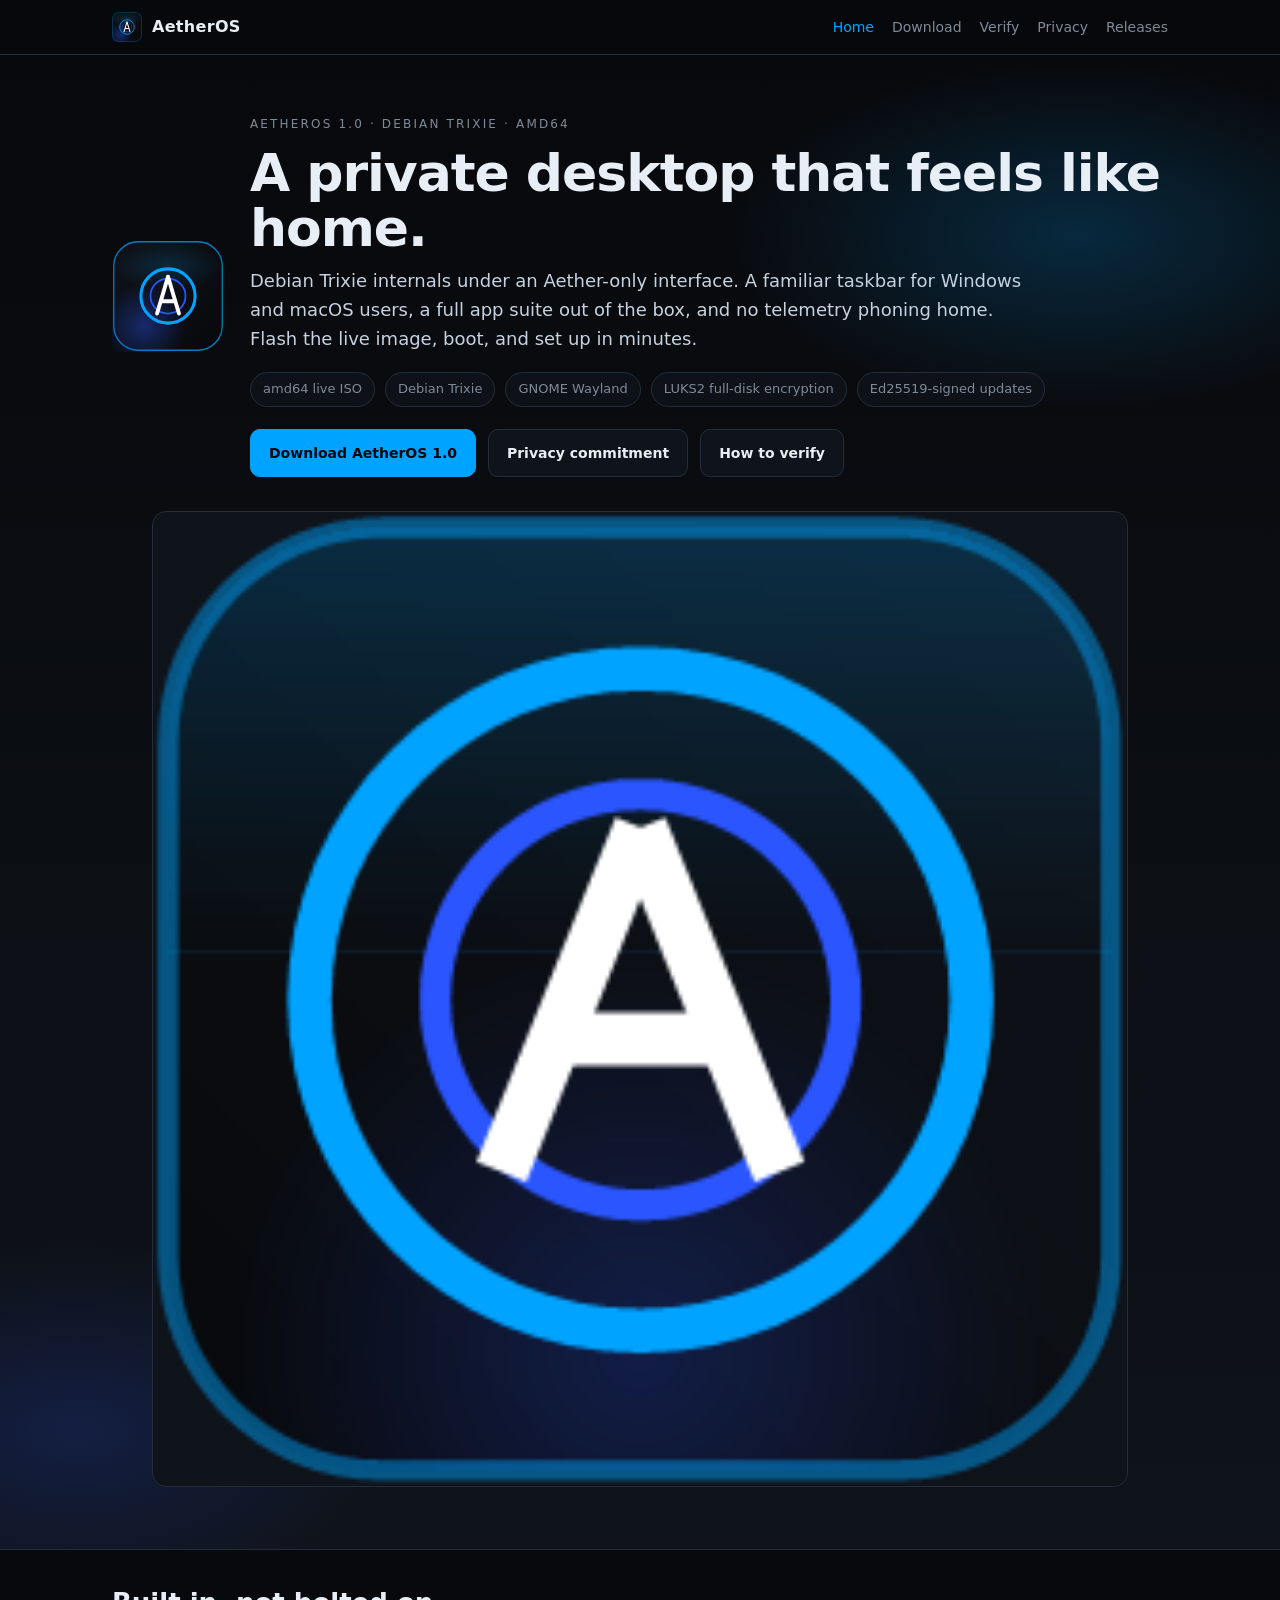
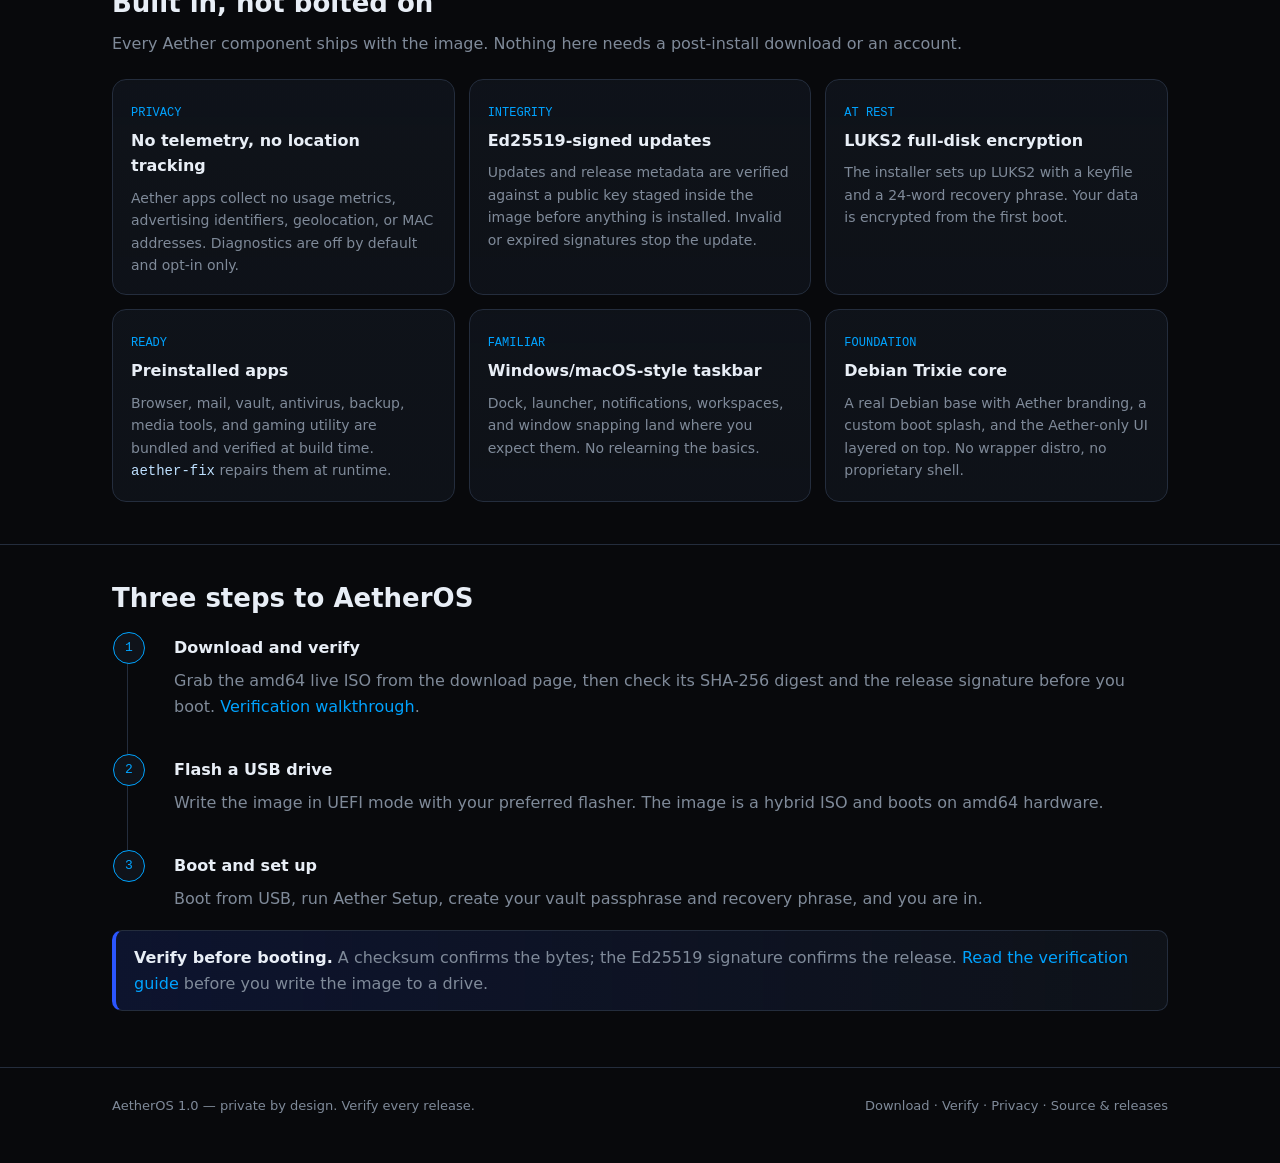
<file: website/index.html>
<!doctype html>
<html lang="en">
<head>
<meta charset="utf-8">
<meta name="viewport" content="width=device-width, initial-scale=1">
<meta name="color-scheme" content="dark">
<meta name="description" content="AetherOS 1.0 — Debian Trixie internals with an Aether-only UI. No telemetry, Ed25519-signed updates, LUKS2 encryption. Download the amd64 live image.">
<title>AetherOS 1.0 — Private by design</title>
<link rel="icon" href="assets/aether.ico" sizes="any">
<link rel="stylesheet" href="assets/style.css">
<script src="site.js" defer></script>
</head>
<body>
<a class="skip" href="#main">Skip to content</a>

<header class="topbar">
  <div class="topbar-in">
    <a class="brand" href="index.html"><img src="assets/aether-logo.svg" alt="" width="30" height="30"> AetherOS</a>
    <nav class="nav" aria-label="Primary">
      <a href="index.html" aria-current="page">Home</a>
      <a href="download.html">Download</a>
      <a href="verify.html">Verify</a>
      <a href="privacy.html">Privacy</a>
      <a href="https://github.com/diamantmuqici-dotcom/AetherOS/releases/latest">Releases</a>
    </nav>
  </div>
</header>

<main id="main">
  <section class="hero">
    <div class="wrap hero-in">
      <img class="logo" src="assets/aether-logo.svg" alt="AetherOS mark" width="112" height="112">
      <div>
        <p class="kicker">AetherOS 1.0 &middot; Debian Trixie &middot; amd64</p>
        <h1>A private desktop that feels like home.</h1>
        <p class="lede">Debian Trixie internals under an Aether-only interface. A familiar taskbar for Windows and macOS users, a full app suite out of the box, and no telemetry phoning home. Flash the live image, boot, and set up in minutes.</p>
        <div class="chips">
          <span class="chip">amd64 live ISO</span>
          <span class="chip">Debian Trixie</span>
          <span class="chip">GNOME Wayland</span>
          <span class="chip">LUKS2 full-disk encryption</span>
          <span class="chip">Ed25519-signed updates</span>
        </div>
        <div class="cta">
          <a class="btn primary" href="download.html">Download AetherOS 1.0</a>
          <a class="btn" href="privacy.html">Privacy commitment</a>
          <a class="btn" href="verify.html">How to verify</a>
        </div>
      </div>
    </div>
    <div class="wrap">
      <figure class="preview">
        <img src="assets/aether-preview.png" alt="AetherOS desktop showing the Aether-only interface and taskbar" width="1280" height="720">
      </figure>
    </div>
  </section>

  <section class="section" id="features">
    <div class="wrap">
      <h2>Built in, not bolted on</h2>
      <p>Every Aether component ships with the image. Nothing here needs a post-install download or an account.</p>
      <div class="grid">
        <article class="card">
          <span class="tag">PRIVACY</span>
          <h3>No telemetry, no location tracking</h3>
          <p>Aether apps collect no usage metrics, advertising identifiers, geolocation, or MAC addresses. Diagnostics are off by default and opt-in only.</p>
        </article>
        <article class="card">
          <span class="tag">INTEGRITY</span>
          <h3>Ed25519-signed updates</h3>
          <p>Updates and release metadata are verified against a public key staged inside the image before anything is installed. Invalid or expired signatures stop the update.</p>
        </article>
        <article class="card">
          <span class="tag">AT REST</span>
          <h3>LUKS2 full-disk encryption</h3>
          <p>The installer sets up LUKS2 with a keyfile and a 24-word recovery phrase. Your data is encrypted from the first boot.</p>
        </article>
        <article class="card">
          <span class="tag">READY</span>
          <h3>Preinstalled apps</h3>
          <p>Browser, mail, vault, antivirus, backup, media tools, and gaming utility are bundled and verified at build time. <code>aether-fix</code> repairs them at runtime.</p>
        </article>
        <article class="card">
          <span class="tag">FAMILIAR</span>
          <h3>Windows/macOS-style taskbar</h3>
          <p>Dock, launcher, notifications, workspaces, and window snapping land where you expect them. No relearning the basics.</p>
        </article>
        <article class="card">
          <span class="tag">FOUNDATION</span>
          <h3>Debian Trixie core</h3>
          <p>A real Debian base with Aether branding, a custom boot splash, and the Aether-only UI layered on top. No wrapper distro, no proprietary shell.</p>
        </article>
      </div>
    </div>
  </section>

  <section class="section" id="start">
    <div class="wrap">
      <h2>Three steps to AetherOS</h2>
      <ol class="steps">
        <li>
          <h3>Download and verify</h3>
          <p>Grab the amd64 live ISO from the download page, then check its SHA-256 digest and the release signature before you boot. <a href="verify.html">Verification walkthrough</a>.</p>
        </li>
        <li>
          <h3>Flash a USB drive</h3>
          <p>Write the image in UEFI mode with your preferred flasher. The image is a hybrid ISO and boots on amd64 hardware.</p>
        </li>
        <li>
          <h3>Boot and set up</h3>
          <p>Boot from USB, run Aether Setup, create your vault passphrase and recovery phrase, and you are in.</p>
        </li>
      </ol>
      <div class="callout verify">
        <p><strong>Verify before booting.</strong> A checksum confirms the bytes; the Ed25519 signature confirms the release. <a href="verify.html">Read the verification guide</a> before you write the image to a drive.</p>
      </div>
    </div>
  </section>
</main>

<footer>
  <div class="wrap">
    <span>AetherOS 1.0 &mdash; private by design. Verify every release.</span>
    <span><a href="download.html">Download</a> &middot; <a href="verify.html">Verify</a> &middot; <a href="privacy.html">Privacy</a> &middot; <a href="https://github.com/diamantmuqici-dotcom/AetherOS/releases/latest">Source &amp; releases</a></span>
  </div>
</footer>
</body>
</html>
</file>
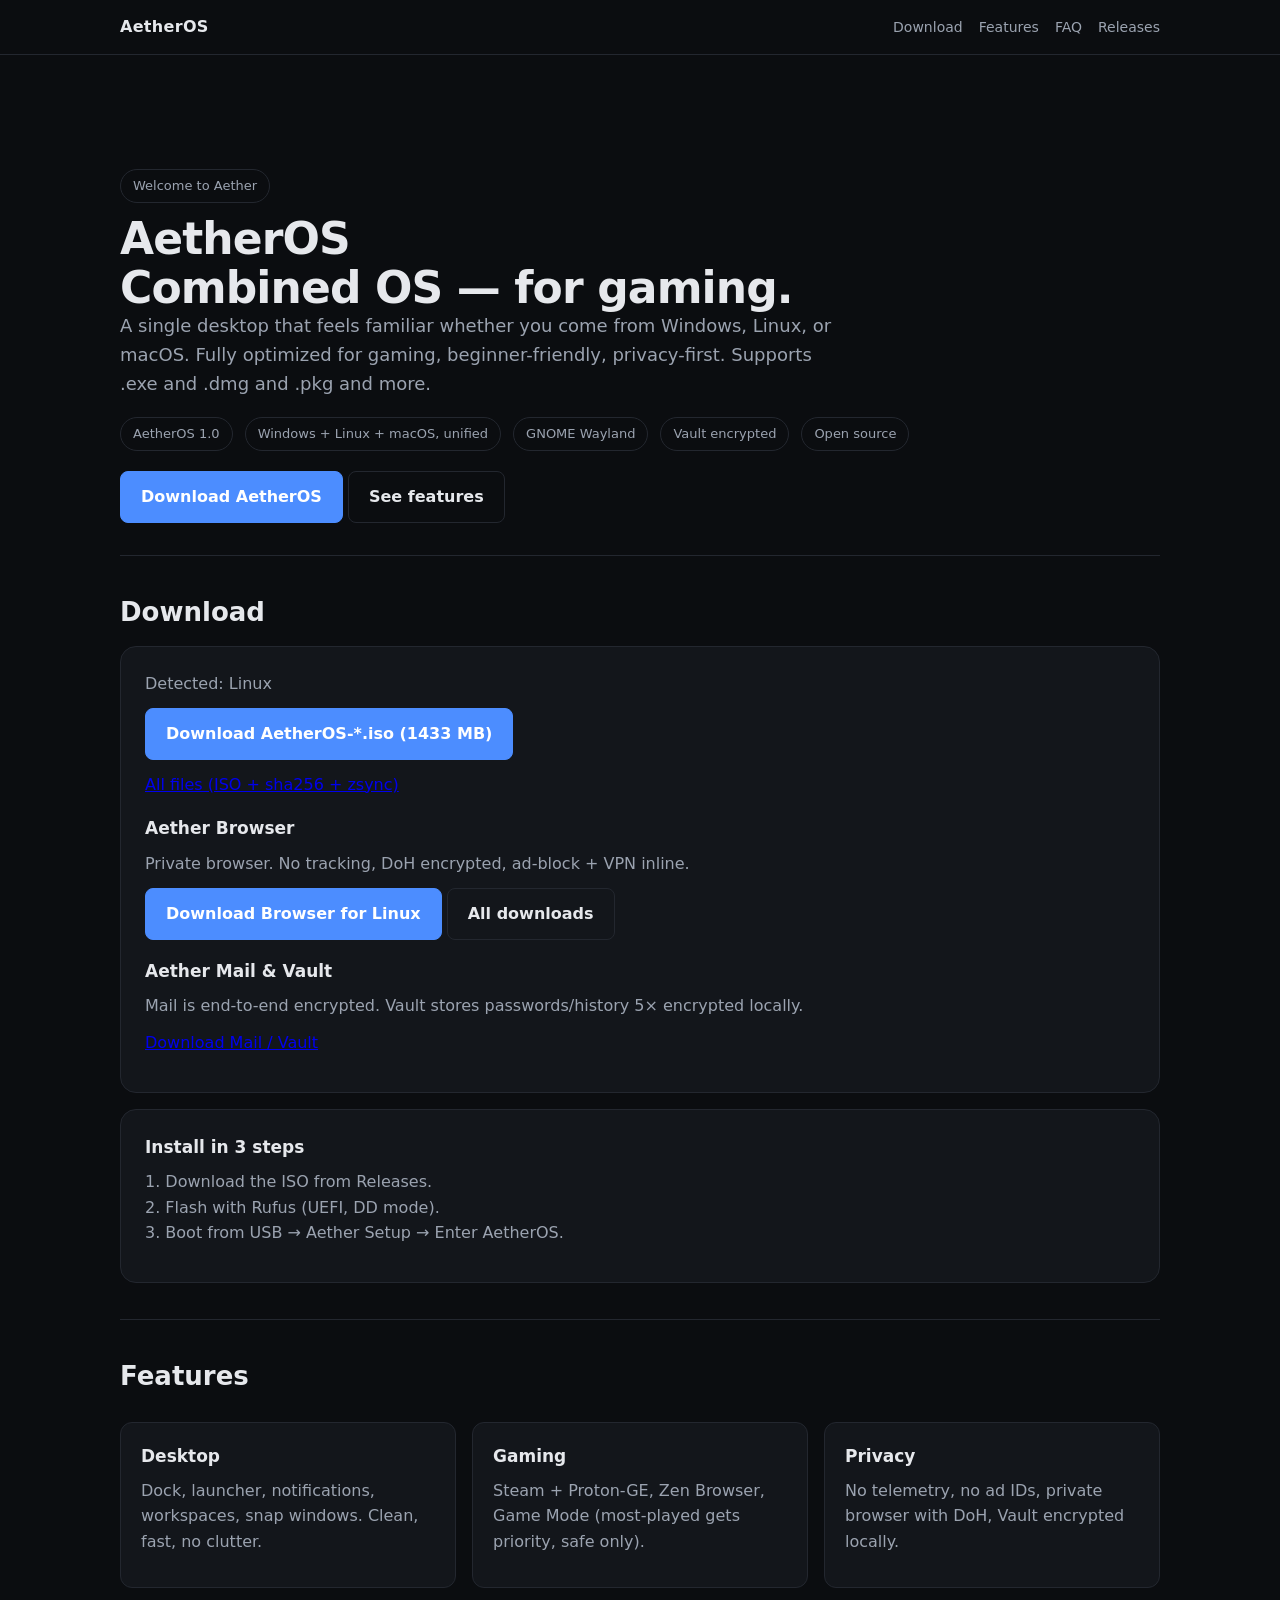
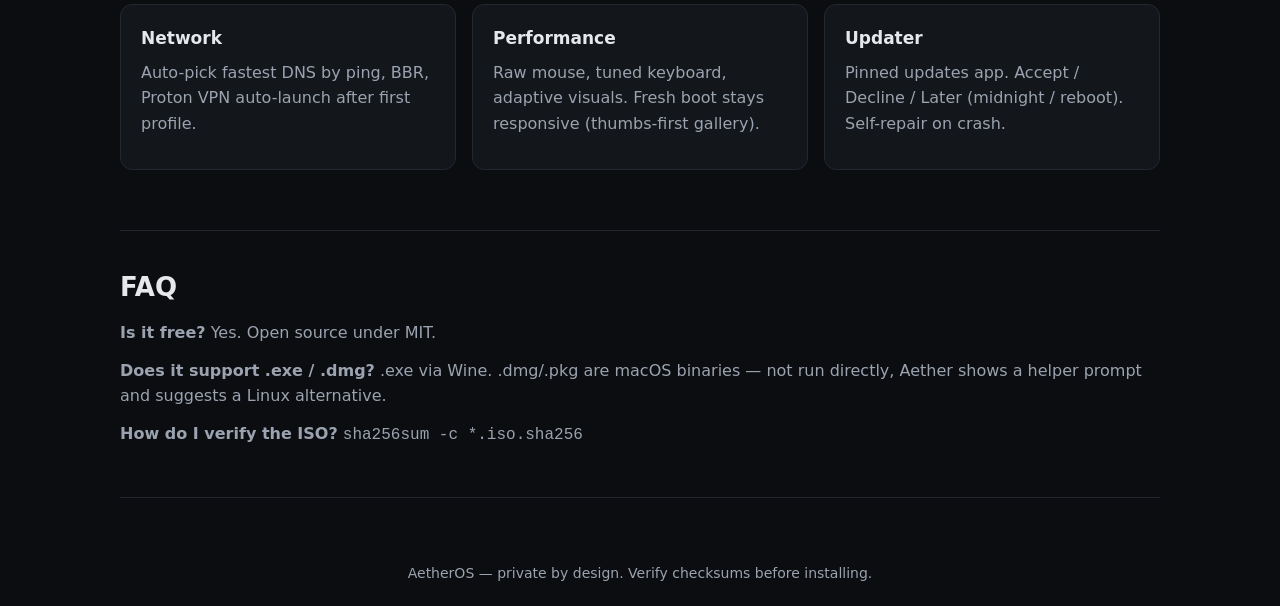
<file: aetheros/website/docs/index.html>
<!DOCTYPE html>
<html lang="en">
<head>
<meta charset="utf-8"/>
<meta name="viewport" content="width=device-width, initial-scale=1"/>
<meta name="description" content="AetherOS — a real OS built for gaming, privacy and everyday use. Download, flash, boot."/>
<title>AetherOS — Download</title>
<style>
:root{--bg:#0B0D10;--card:#13161B;--line:#23272F;--text:#E6E8EC;--muted:#9BA3B0;--accent:#4C8DFF}
*{margin:0;padding:0;box-sizing:border-box}
body{background:var(--bg);color:var(--text);font-family:Inter,system-ui,-apple-system,Segoe UI,Roboto,sans-serif;line-height:1.6}
.topbar{border-bottom:1px solid var(--line);background:var(--bg)}
.topbar-in{max-width:1080px;margin:auto;padding:14px 20px;display:flex;align-items:center;gap:16px}
.topbar-in b{font-weight:700;letter-spacing:.02em}
.topbar-in nav{margin-left:auto;display:flex;gap:16px;font-size:14px}
.topbar-in a{color:var(--muted);text-decoration:none}
.topbar-in a:hover{color:var(--text)}
.wrap{max-width:1080px;margin:auto;padding:40px 20px}
h1{font-size:44px;line-height:1.1;letter-spacing:-.02em}
h2{font-size:26px;margin:0 0 12px}
h3{font-size:17px;margin:0 0 8px}
p{color:var(--muted);margin:0 0 12px}
.hero{padding:56px 0 32px;border-bottom:1px solid var(--line)}
.hero .lead{font-size:18px;max-width:720px}
.meta{display:flex;gap:12px;flex-wrap:wrap;margin-top:18px}
.meta span{border:1px solid var(--line);border-radius:999px;padding:6px 12px;font-size:13px;color:var(--muted)}
.btn{display:inline-block;background:var(--accent);color:#fff;text-decoration:none;font-weight:600;padding:12px 20px;border-radius:8px;border:1px solid var(--accent)}
.btn.secondary{background:transparent;color:var(--text);border-color:var(--line)}
.grid{display:grid;grid-template-columns:repeat(3,1fr);gap:16px;margin:24px 0}
.card{background:var(--card);border:1px solid var(--line);border-radius:12px;padding:20px}
.section{padding:36px 0;border-bottom:1px solid var(--line)}
.download{border:1px solid var(--line);border-radius:16px;padding:24px;background:var(--card)}
.download code{background:#000;border:1px solid var(--line);padding:8px 10px;border-radius:8px;display:block;margin-top:8px}
footer{color:var(--muted);font-size:14px;padding:24px 20px;text-align:center}
@media(max-width:800px){.grid{grid-template-columns:1fr}h1{font-size:34px}}
</style></head>
<body>
<header class="topbar"><div class="topbar-in">
<b>AetherOS</b>
<nav><a href="#download">Download</a><a href="#features">Features</a><a href="#faq">FAQ</a><a href="https://github.com/diamantmuqici-dotcom/AetherOS/releases/latest">Releases</a></nav>
</div></header>

<div class="wrap">
<section class="hero">
<p class="meta" style="border:0;padding:0"><span>Welcome to Aether</span></p>
<h1>AetherOS<br/>Combined OS — for gaming.</h1>
<p class="lead">A single desktop that feels familiar whether you come from Windows, Linux, or macOS. Fully optimized for gaming, beginner-friendly, privacy-first. Supports .exe and .dmg and .pkg and more.</p>
<div class="meta"><span>AetherOS 1.0</span><span>Windows + Linux + macOS, unified</span><span>GNOME Wayland</span><span>Vault encrypted</span><span>Open source</span></div>
<div style="margin-top:20px"><a class="btn" href="https://github.com/diamantmuqici-dotcom/AetherOS/releases/latest">Download AetherOS</a> <a class="btn secondary" href="#features">See features</a></div>
</section>

<section class="section" id="download">
<h2>Download</h2>
<div class="download">
<p id="osDetected">Detecting your OS…</p>
<p><a class="btn" href="https://github.com/diamantmuqici-dotcom/AetherOS/releases/download/v0.1.0-proof/live-image-amd64.hybrid.iso">Download AetherOS-*.iso (1433 MB)</a></p>
<p><a href="https://github.com/diamantmuqici-dotcom/AetherOS/releases/latest">All files (ISO + sha256 + zsync)</a></p>
<h3 style="margin-top:18px">Aether Browser</h3>
<p>Private browser. No tracking, DoH encrypted, ad-block + VPN inline.</p>
<p id="browserLinks"></p>
<h3 style="margin-top:18px">Aether Mail &amp; Vault</h3>
<p>Mail is end-to-end encrypted. Vault stores passwords/history 5× encrypted locally.</p>
<p><a href="https://github.com/diamantmuqici-dotcom/AetherOS/releases/latest">Download Mail / Vault</a></p>
</div>
<div class="download" style="margin-top:16px">
<h3>Install in 3 steps</h3>
<p>1. Download the ISO from Releases.<br/>2. Flash with Rufus (UEFI, DD mode).<br/>3. Boot from USB → Aether Setup → Enter AetherOS.</p>
</div>
</section>

<section class="section" id="features">
<h2>Features</h2>
<div class="grid">
<article class="card"><h3>Desktop</h3><p>Dock, launcher, notifications, workspaces, snap windows. Clean, fast, no clutter.</p></article>
<article class="card"><h3>Gaming</h3><p>Steam + Proton-GE, Zen Browser, Game Mode (most-played gets priority, safe only).</p></article>
<article class="card"><h3>Privacy</h3><p>No telemetry, no ad IDs, private browser with DoH, Vault encrypted locally.</p></article>
<article class="card"><h3>Network</h3><p>Auto-pick fastest DNS by ping, BBR, Proton VPN auto-launch after first profile.</p></article>
<article class="card"><h3>Performance</h3><p>Raw mouse, tuned keyboard, adaptive visuals. Fresh boot stays responsive (thumbs-first gallery).</p></article>
<article class="card"><h3>Updater</h3><p>Pinned updates app. Accept / Decline / Later (midnight / reboot). Self-repair on crash.</p></article>
</div>
</section>

<section class="section" id="faq">
<h2>FAQ</h2>
<p><b>Is it free?</b> Yes. Open source under MIT.</p>
<p><b>Does it support .exe / .dmg?</b> .exe via Wine. .dmg/.pkg are macOS binaries — not run directly, Aether shows a helper prompt and suggests a Linux alternative.</p>
<p><b>How do I verify the ISO?</b> <span style="font-family:ui-monospace,monospace">sha256sum -c *.iso.sha256</span></p>
</section>
</div>
<footer>AetherOS — private by design. Verify checksums before installing.</footer>
<script>
const u=navigator.userAgent.toLowerCase();
let os="Linux", url="";
if(u.includes("win")){os="Windows";url="https://github.com/diamantmuqici-dotcom/AetherOS/releases/latest"}
else if(u.includes("mac")){os="MacOS";url="https://github.com/diamantmuqici-dotcom/AetherOS/releases/latest"}
else if(u.includes("android")){os="Android";url="https://github.com/diamantmuqici-dotcom/AetherOS/releases/latest"}
else{os="Linux";url="https://github.com/diamantmuqici-dotcom/AetherOS/releases/latest"}
document.getElementById("osDetected").textContent="Detected: "+os;
document.getElementById("browserLinks").innerHTML='<a class="btn" href="'+url+'">Download Browser for '+os+'</a> <a class="btn secondary" href="https://github.com/diamantmuqici-dotcom/AetherOS/releases/latest">All downloads</a>';
</script>
</body></html>
</file>
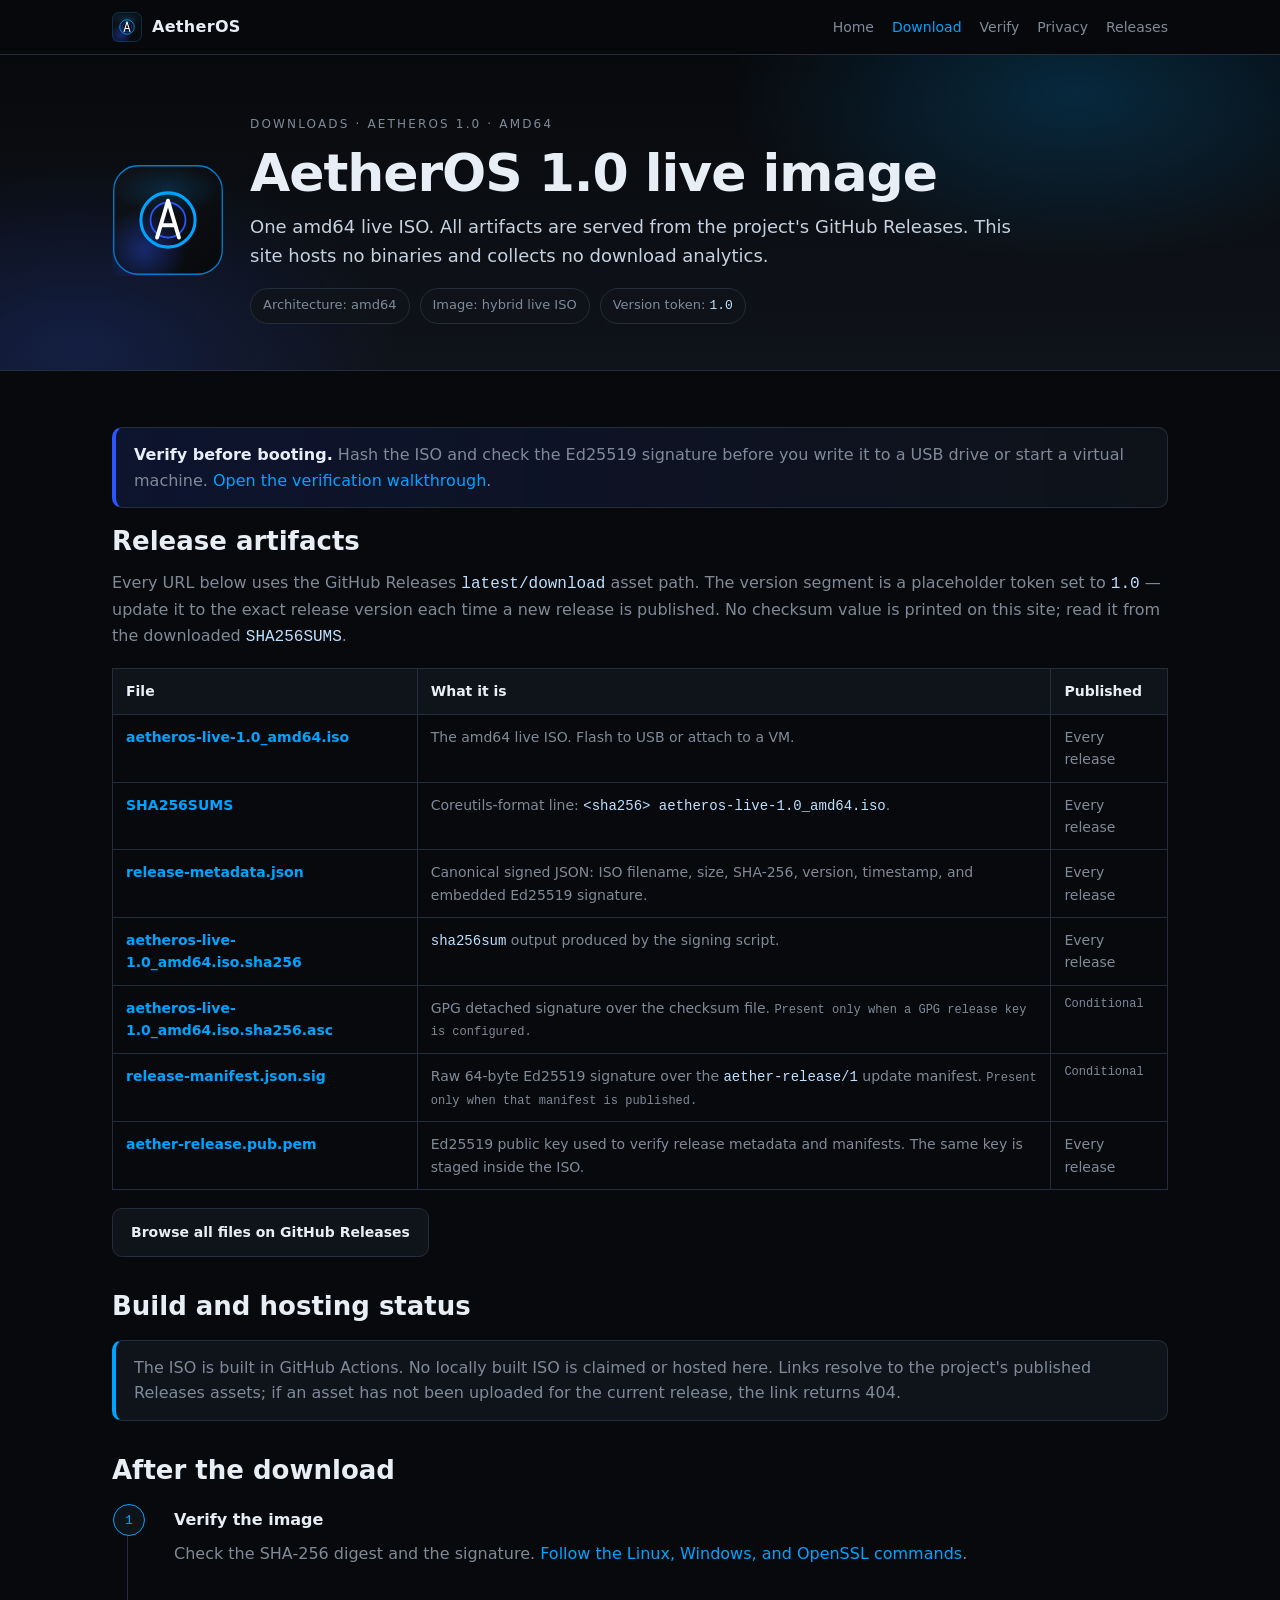
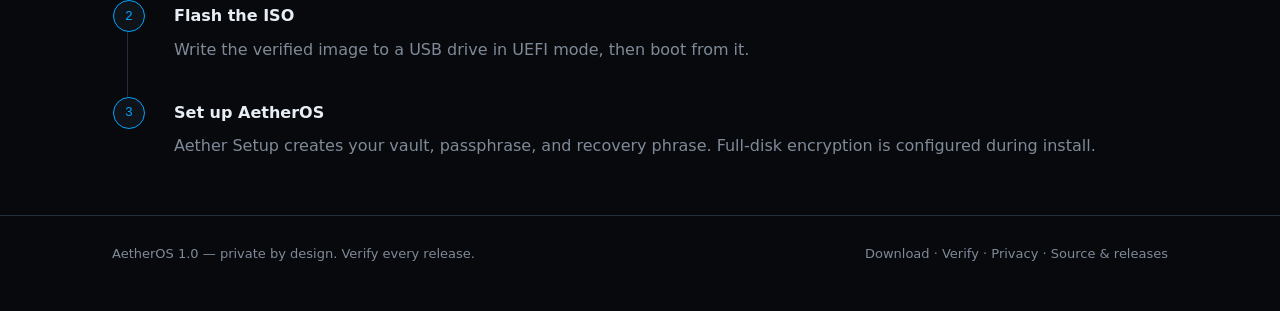
<file: website/download.html>
<!doctype html>
<html lang="en">
<head>
<meta charset="utf-8">
<meta name="viewport" content="width=device-width, initial-scale=1">
<meta name="color-scheme" content="dark">
<meta name="description" content="Download the AetherOS 1.0 amd64 live ISO, SHA256SUMS, signed release metadata, and verification keys from GitHub Releases.">
<title>Download AetherOS 1.0 (amd64)</title>
<link rel="icon" href="assets/aether.ico" sizes="any">
<link rel="stylesheet" href="assets/style.css">
<script src="site.js" defer></script>
</head>
<body>
<a class="skip" href="#main">Skip to content</a>

<header class="topbar">
  <div class="topbar-in">
    <a class="brand" href="index.html"><img src="assets/aether-logo.svg" alt="" width="30" height="30"> AetherOS</a>
    <nav class="nav" aria-label="Primary">
      <a href="index.html">Home</a>
      <a href="download.html" aria-current="page">Download</a>
      <a href="verify.html">Verify</a>
      <a href="privacy.html">Privacy</a>
      <a href="https://github.com/diamantmuqici-dotcom/AetherOS/releases/latest">Releases</a>
    </nav>
  </div>
</header>

<main id="main">
  <section class="hero">
    <div class="wrap hero-in">
      <img class="logo" src="assets/aether-logo.svg" alt="AetherOS mark" width="112" height="112">
      <div>
        <p class="kicker">Downloads &middot; AetherOS 1.0 &middot; amd64</p>
        <h1>AetherOS 1.0 live image</h1>
        <p class="lede">One amd64 live ISO. All artifacts are served from the project's GitHub Releases. This site hosts no binaries and collects no download analytics.</p>
        <div class="chips">
          <span class="chip">Architecture: amd64</span>
          <span class="chip">Image: hybrid live ISO</span>
          <span class="chip">Version token: <code>1.0</code></span>
        </div>
      </div>
    </div>
  </section>

  <section class="section">
    <div class="wrap">
      <div class="callout verify">
        <p><strong>Verify before booting.</strong> Hash the ISO and check the Ed25519 signature before you write it to a USB drive or start a virtual machine. <a href="verify.html">Open the verification walkthrough</a>.</p>
      </div>

      <h2 id="files">Release artifacts</h2>
      <p>Every URL below uses the GitHub Releases <code>latest/download</code> asset path. The version segment is a placeholder token set to <code>1.0</code> &mdash; update it to the exact release version each time a new release is published. No checksum value is printed on this site; read it from the downloaded <code>SHA256SUMS</code>.</p>

      <div class="table-wrap">
        <table>
          <thead>
            <tr><th>File</th><th>What it is</th><th>Published</th></tr>
          </thead>
          <tbody>
            <tr>
              <td><b><a href="https://github.com/diamantmuqici-dotcom/AetherOS/releases/latest/download/aetheros-live-1.0_amd64.iso">aetheros-live-1.0_amd64.iso</a></b></td>
              <td>The amd64 live ISO. Flash to USB or attach to a VM.</td>
              <td>Every release</td>
            </tr>
            <tr>
              <td><b><a href="https://github.com/diamantmuqici-dotcom/AetherOS/releases/latest/download/SHA256SUMS">SHA256SUMS</a></b></td>
              <td>Coreutils-format line: <code>&lt;sha256&gt;  aetheros-live-1.0_amd64.iso</code>.</td>
              <td>Every release</td>
            </tr>
            <tr>
              <td><b><a href="https://github.com/diamantmuqici-dotcom/AetherOS/releases/latest/download/release-metadata.json">release-metadata.json</a></b></td>
              <td>Canonical signed JSON: ISO filename, size, SHA-256, version, timestamp, and embedded Ed25519 signature.</td>
              <td>Every release</td>
            </tr>
            <tr>
              <td><b><a href="https://github.com/diamantmuqici-dotcom/AetherOS/releases/latest/download/aetheros-live-1.0_amd64.iso.sha256">aetheros-live-1.0_amd64.iso.sha256</a></b></td>
              <td><code>sha256sum</code> output produced by the signing script.</td>
              <td>Every release</td>
            </tr>
            <tr>
              <td><b><a href="https://github.com/diamantmuqici-dotcom/AetherOS/releases/latest/download/aetheros-live-1.0_amd64.iso.sha256.asc">aetheros-live-1.0_amd64.iso.sha256.asc</a></b></td>
              <td>GPG detached signature over the checksum file. <span class="conditional">Present only when a GPG release key is configured.</span></td>
              <td class="conditional">Conditional</td>
            </tr>
            <tr>
              <td><b><a href="https://github.com/diamantmuqici-dotcom/AetherOS/releases/latest/download/release-manifest.json.sig">release-manifest.json.sig</a></b></td>
              <td>Raw 64-byte Ed25519 signature over the <code>aether-release/1</code> update manifest. <span class="conditional">Present only when that manifest is published.</span></td>
              <td class="conditional">Conditional</td>
            </tr>
            <tr>
              <td><b><a href="https://github.com/diamantmuqici-dotcom/AetherOS/releases/latest/download/aether-release.pub.pem">aether-release.pub.pem</a></b></td>
              <td>Ed25519 public key used to verify release metadata and manifests. The same key is staged inside the ISO.</td>
              <td>Every release</td>
            </tr>
          </tbody>
        </table>
      </div>

      <p><a class="btn" href="https://github.com/diamantmuqici-dotcom/AetherOS/releases/latest">Browse all files on GitHub Releases</a></p>

      <h2 style="margin-top:34px">Build and hosting status</h2>
      <div class="callout info">
        <p>The ISO is built in GitHub Actions. No locally built ISO is claimed or hosted here. Links resolve to the project's published Releases assets; if an asset has not been uploaded for the current release, the link returns 404.</p>
      </div>

      <h2 style="margin-top:34px">After the download</h2>
      <ol class="steps">
        <li>
          <h3>Verify the image</h3>
          <p>Check the SHA-256 digest and the signature. <a href="verify.html">Follow the Linux, Windows, and OpenSSL commands</a>.</p>
        </li>
        <li>
          <h3>Flash the ISO</h3>
          <p>Write the verified image to a USB drive in UEFI mode, then boot from it.</p>
        </li>
        <li>
          <h3>Set up AetherOS</h3>
          <p>Aether Setup creates your vault, passphrase, and recovery phrase. Full-disk encryption is configured during install.</p>
        </li>
      </ol>
    </div>
  </section>
</main>

<footer>
  <div class="wrap">
    <span>AetherOS 1.0 &mdash; private by design. Verify every release.</span>
    <span><a href="download.html">Download</a> &middot; <a href="verify.html">Verify</a> &middot; <a href="privacy.html">Privacy</a> &middot; <a href="https://github.com/diamantmuqici-dotcom/AetherOS/releases/latest">Source &amp; releases</a></span>
  </div>
</footer>
</body>
</html>
</file>
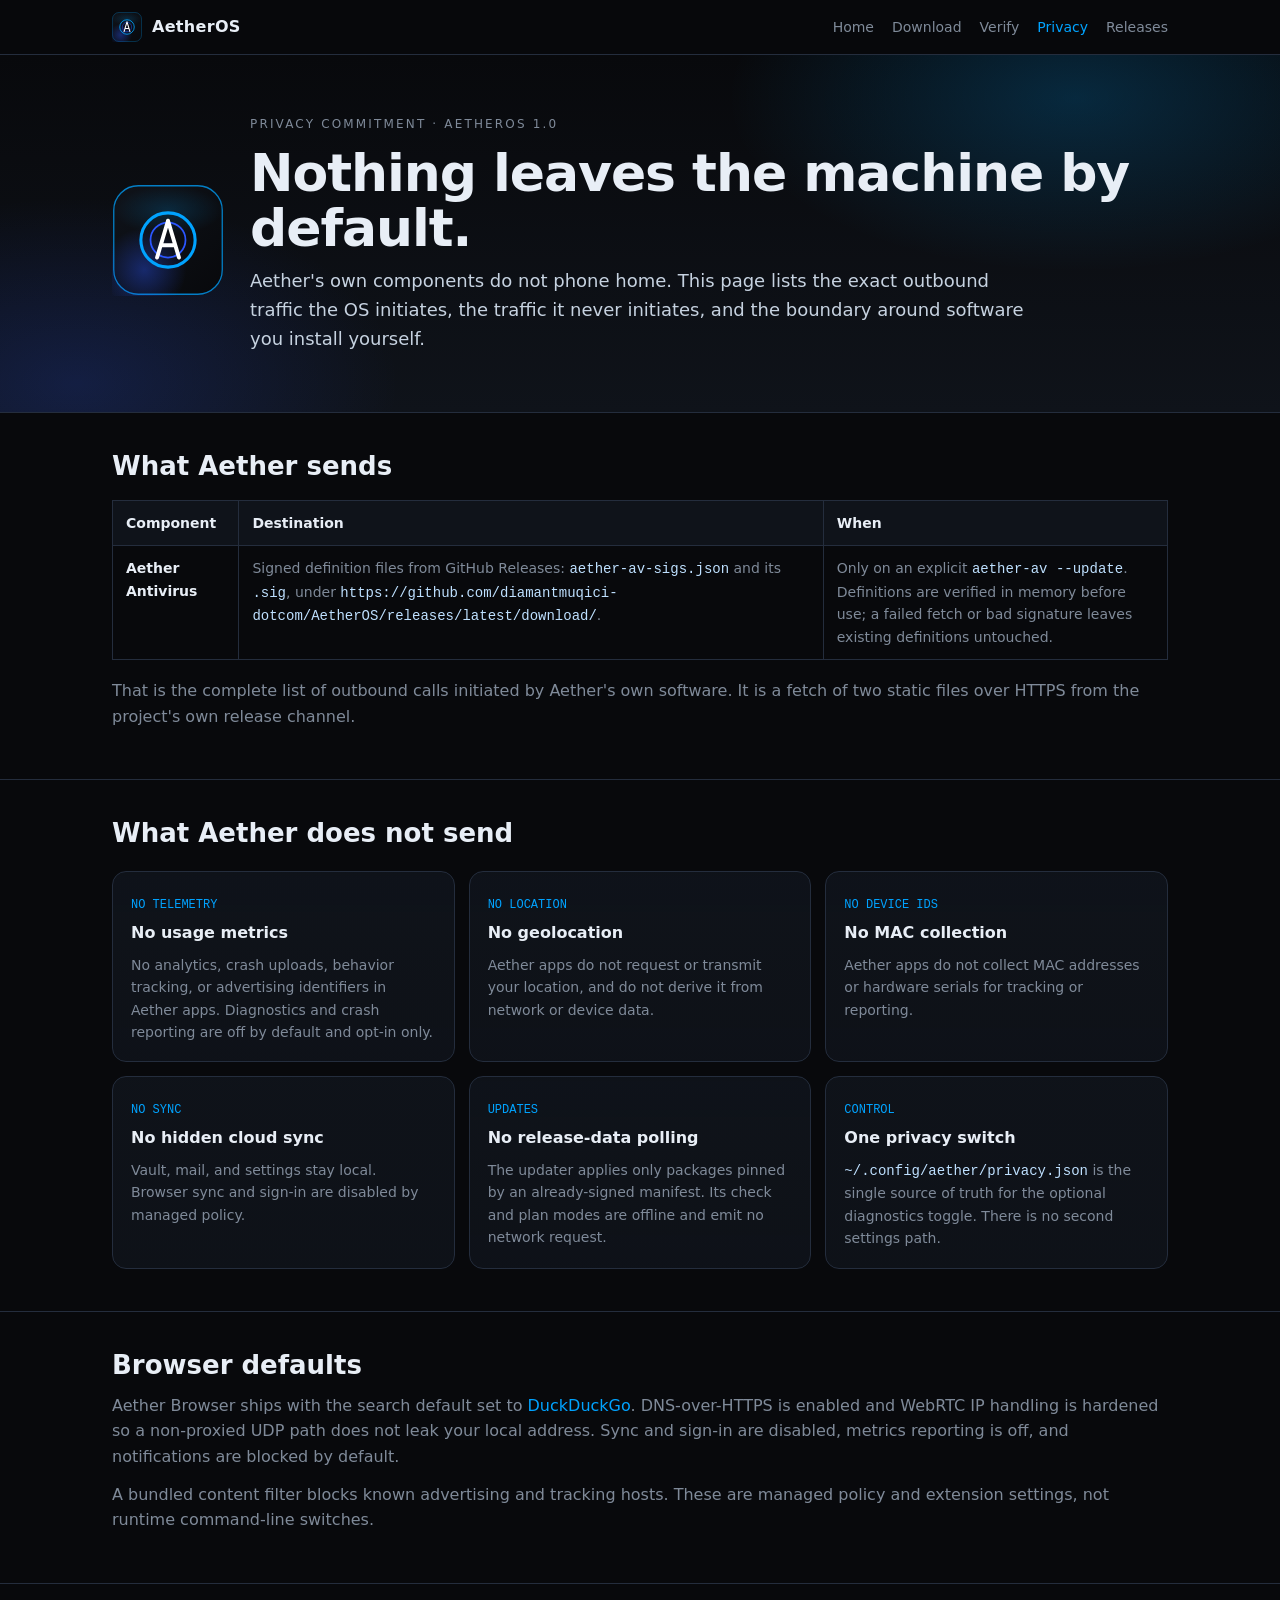
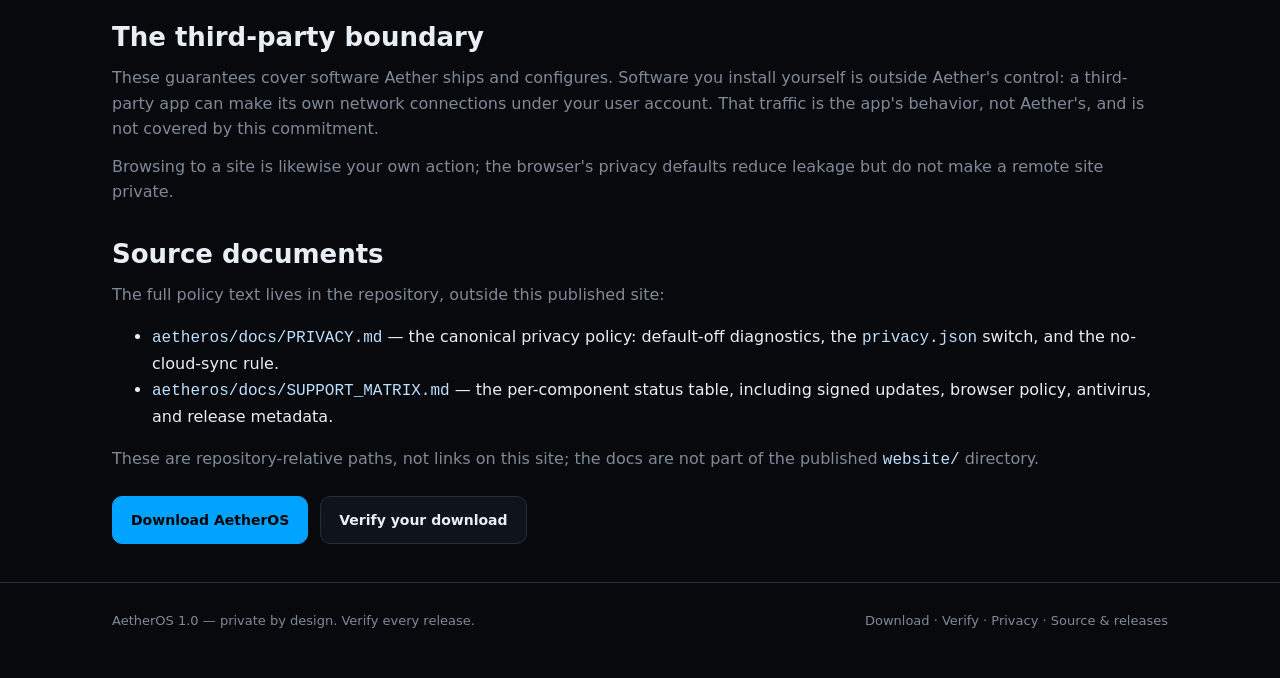
<file: website/privacy.html>
<!doctype html>
<html lang="en">
<head>
<meta charset="utf-8">
<meta name="viewport" content="width=device-width, initial-scale=1">
<meta name="color-scheme" content="dark">
<meta name="description" content="AetherOS privacy commitment: no telemetry, no geolocation, no MAC collection. The only outbound Aether call is a signed antivirus definition fetch.">
<title>Privacy commitment — AetherOS 1.0</title>
<link rel="icon" href="assets/aether.ico" sizes="any">
<link rel="stylesheet" href="assets/style.css">
<script src="site.js" defer></script>
</head>
<body>
<a class="skip" href="#main">Skip to content</a>

<header class="topbar">
  <div class="topbar-in">
    <a class="brand" href="index.html"><img src="assets/aether-logo.svg" alt="" width="30" height="30"> AetherOS</a>
    <nav class="nav" aria-label="Primary">
      <a href="index.html">Home</a>
      <a href="download.html">Download</a>
      <a href="verify.html">Verify</a>
      <a href="privacy.html" aria-current="page">Privacy</a>
      <a href="https://github.com/diamantmuqici-dotcom/AetherOS/releases/latest">Releases</a>
    </nav>
  </div>
</header>

<main id="main">
  <section class="hero">
    <div class="wrap hero-in">
      <img class="logo" src="assets/aether-logo.svg" alt="AetherOS mark" width="112" height="112">
      <div>
        <p class="kicker">Privacy commitment &middot; AetherOS 1.0</p>
        <h1>Nothing leaves the machine by default.</h1>
        <p class="lede">Aether's own components do not phone home. This page lists the exact outbound traffic the OS initiates, the traffic it never initiates, and the boundary around software you install yourself.</p>
      </div>
    </div>
  </section>

  <section class="section">
    <div class="wrap">
      <h2>What Aether sends</h2>
      <div class="table-wrap">
        <table>
          <thead><tr><th>Component</th><th>Destination</th><th>When</th></tr></thead>
          <tbody>
            <tr>
              <td><b>Aether Antivirus</b></td>
              <td>Signed definition files from GitHub Releases: <code>aether-av-sigs.json</code> and its <code>.sig</code>, under <code>https://github.com/diamantmuqici-dotcom/AetherOS/releases/latest/download/</code>.</td>
              <td>Only on an explicit <code>aether-av --update</code>. Definitions are verified in memory before use; a failed fetch or bad signature leaves existing definitions untouched.</td>
            </tr>
          </tbody>
        </table>
      </div>
      <p>That is the complete list of outbound calls initiated by Aether's own software. It is a fetch of two static files over HTTPS from the project's own release channel.</p>
    </div>
  </section>

  <section class="section">
    <div class="wrap">
      <h2>What Aether does not send</h2>
      <div class="grid">
        <article class="card"><span class="tag">NO TELEMETRY</span><h3>No usage metrics</h3><p>No analytics, crash uploads, behavior tracking, or advertising identifiers in Aether apps. Diagnostics and crash reporting are off by default and opt-in only.</p></article>
        <article class="card"><span class="tag">NO LOCATION</span><h3>No geolocation</h3><p>Aether apps do not request or transmit your location, and do not derive it from network or device data.</p></article>
        <article class="card"><span class="tag">NO DEVICE IDS</span><h3>No MAC collection</h3><p>Aether apps do not collect MAC addresses or hardware serials for tracking or reporting.</p></article>
        <article class="card"><span class="tag">NO SYNC</span><h3>No hidden cloud sync</h3><p>Vault, mail, and settings stay local. Browser sync and sign-in are disabled by managed policy.</p></article>
        <article class="card"><span class="tag">UPDATES</span><h3>No release-data polling</h3><p>The updater applies only packages pinned by an already-signed manifest. Its check and plan modes are offline and emit no network request.</p></article>
        <article class="card"><span class="tag">CONTROL</span><h3>One privacy switch</h3><p><code>~/.config/aether/privacy.json</code> is the single source of truth for the optional diagnostics toggle. There is no second settings path.</p></article>
      </div>
    </div>
  </section>

  <section class="section">
    <div class="wrap">
      <h2>Browser defaults</h2>
      <p>Aether Browser ships with the search default set to <a href="https://duckduckgo.com/">DuckDuckGo</a>. DNS-over-HTTPS is enabled and WebRTC IP handling is hardened so a non-proxied UDP path does not leak your local address. Sync and sign-in are disabled, metrics reporting is off, and notifications are blocked by default.</p>
      <p>A bundled content filter blocks known advertising and tracking hosts. These are managed policy and extension settings, not runtime command-line switches.</p>
    </div>
  </section>

  <section class="section">
    <div class="wrap">
      <h2>The third-party boundary</h2>
      <p>These guarantees cover software Aether ships and configures. Software you install yourself is outside Aether's control: a third-party app can make its own network connections under your user account. That traffic is the app's behavior, not Aether's, and is not covered by this commitment.</p>
      <p>Browsing to a site is likewise your own action; the browser's privacy defaults reduce leakage but do not make a remote site private.</p>

      <h2 style="margin-top:34px">Source documents</h2>
      <p>The full policy text lives in the repository, outside this published site:</p>
      <ul>
        <li><code>aetheros/docs/PRIVACY.md</code> &mdash; the canonical privacy policy: default-off diagnostics, the <code>privacy.json</code> switch, and the no-cloud-sync rule.</li>
        <li><code>aetheros/docs/SUPPORT_MATRIX.md</code> &mdash; the per-component status table, including signed updates, browser policy, antivirus, and release metadata.</li>
      </ul>
      <p>These are repository-relative paths, not links on this site; the docs are not part of the published <code>website/</code> directory.</p>

      <div class="cta">
        <a class="btn primary" href="download.html">Download AetherOS</a>
        <a class="btn" href="verify.html">Verify your download</a>
      </div>
    </div>
  </section>
</main>

<footer>
  <div class="wrap">
    <span>AetherOS 1.0 &mdash; private by design. Verify every release.</span>
    <span><a href="download.html">Download</a> &middot; <a href="verify.html">Verify</a> &middot; <a href="privacy.html">Privacy</a> &middot; <a href="https://github.com/diamantmuqici-dotcom/AetherOS/releases/latest">Source &amp; releases</a></span>
  </div>
</footer>
</body>
</html>
</file>
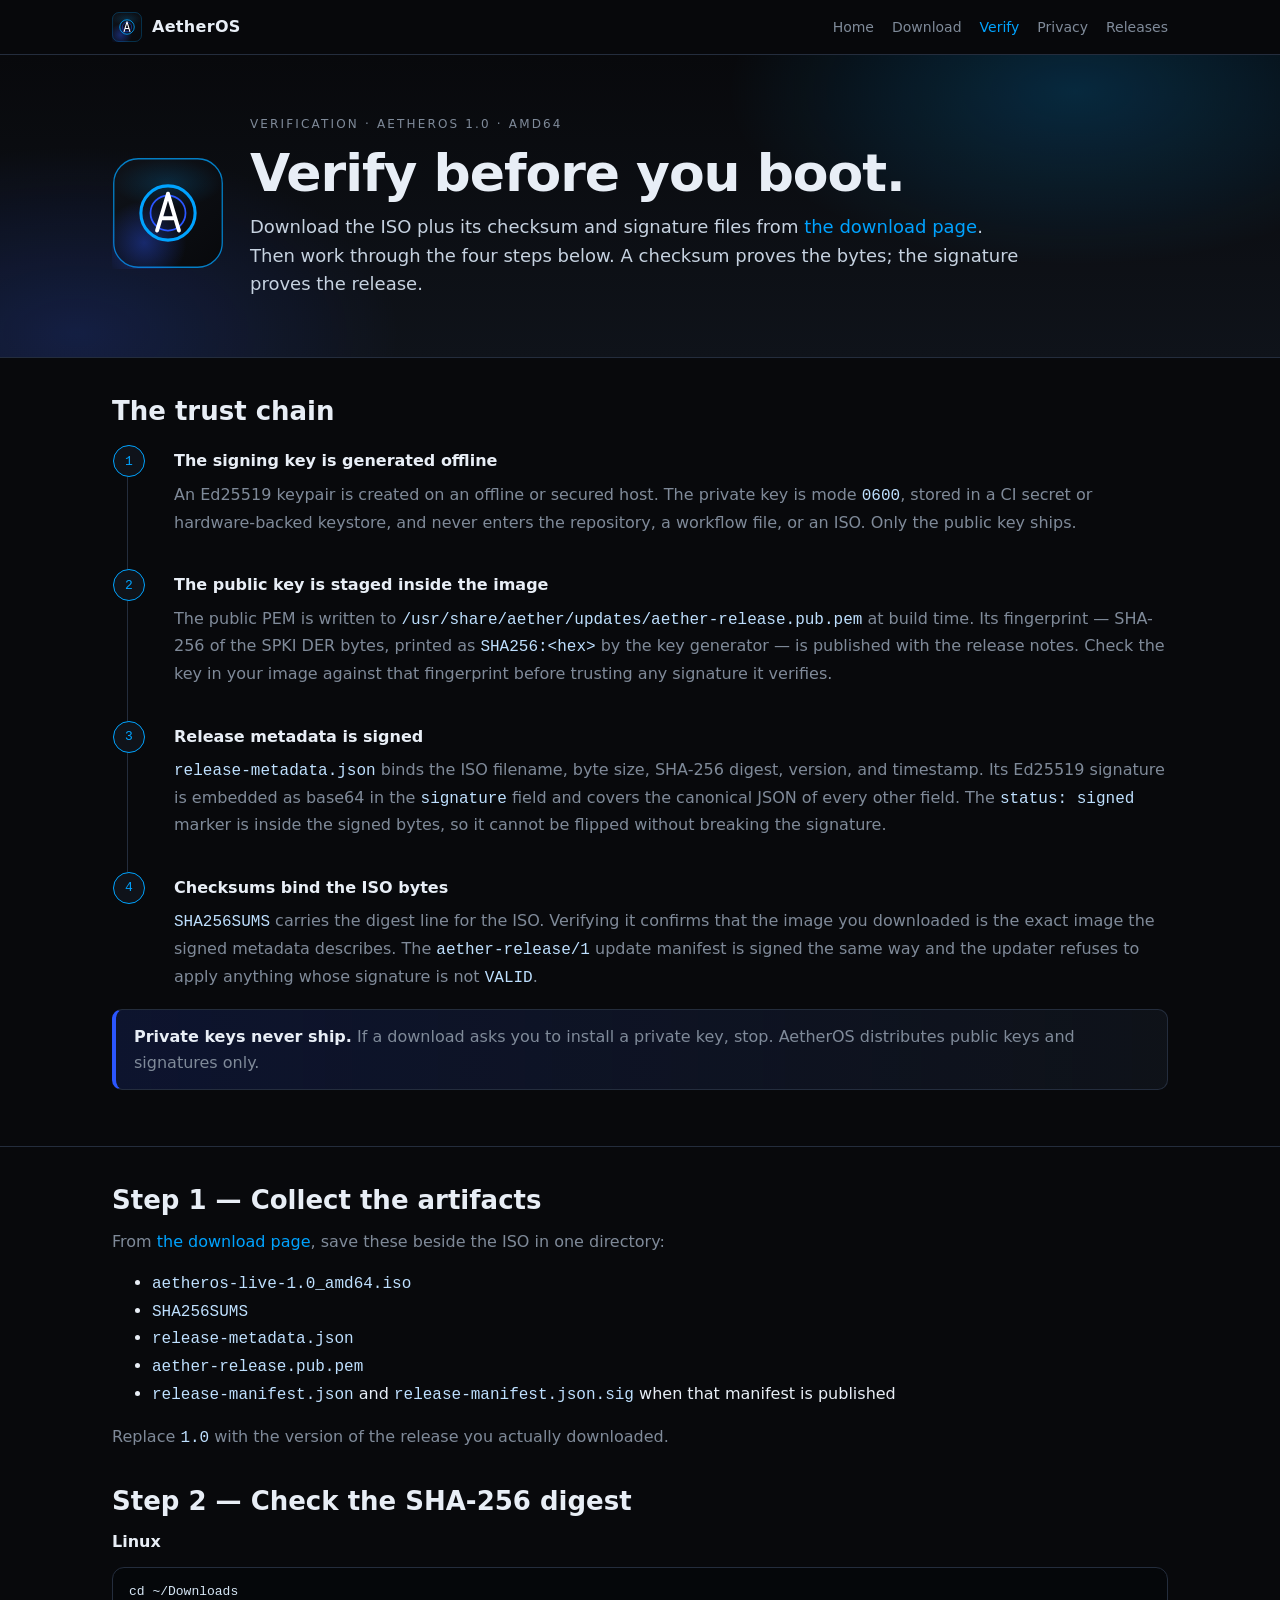
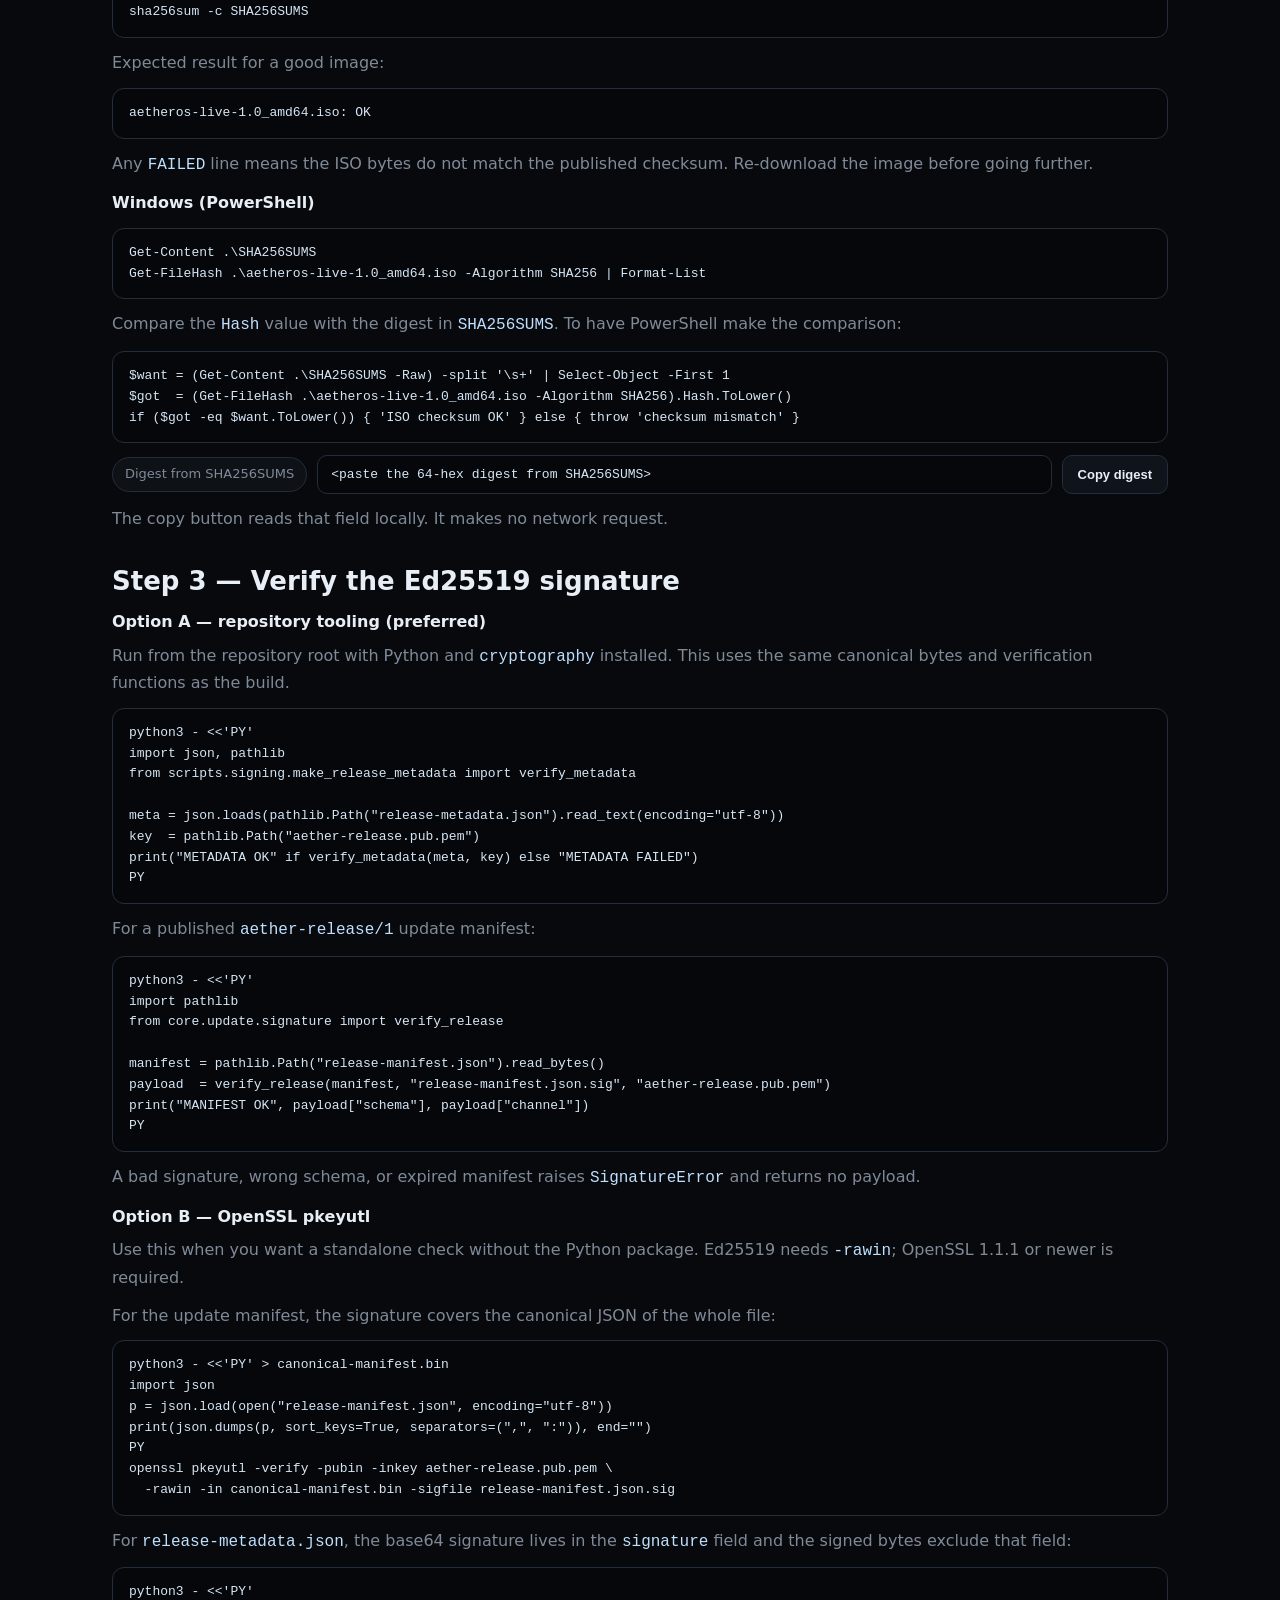
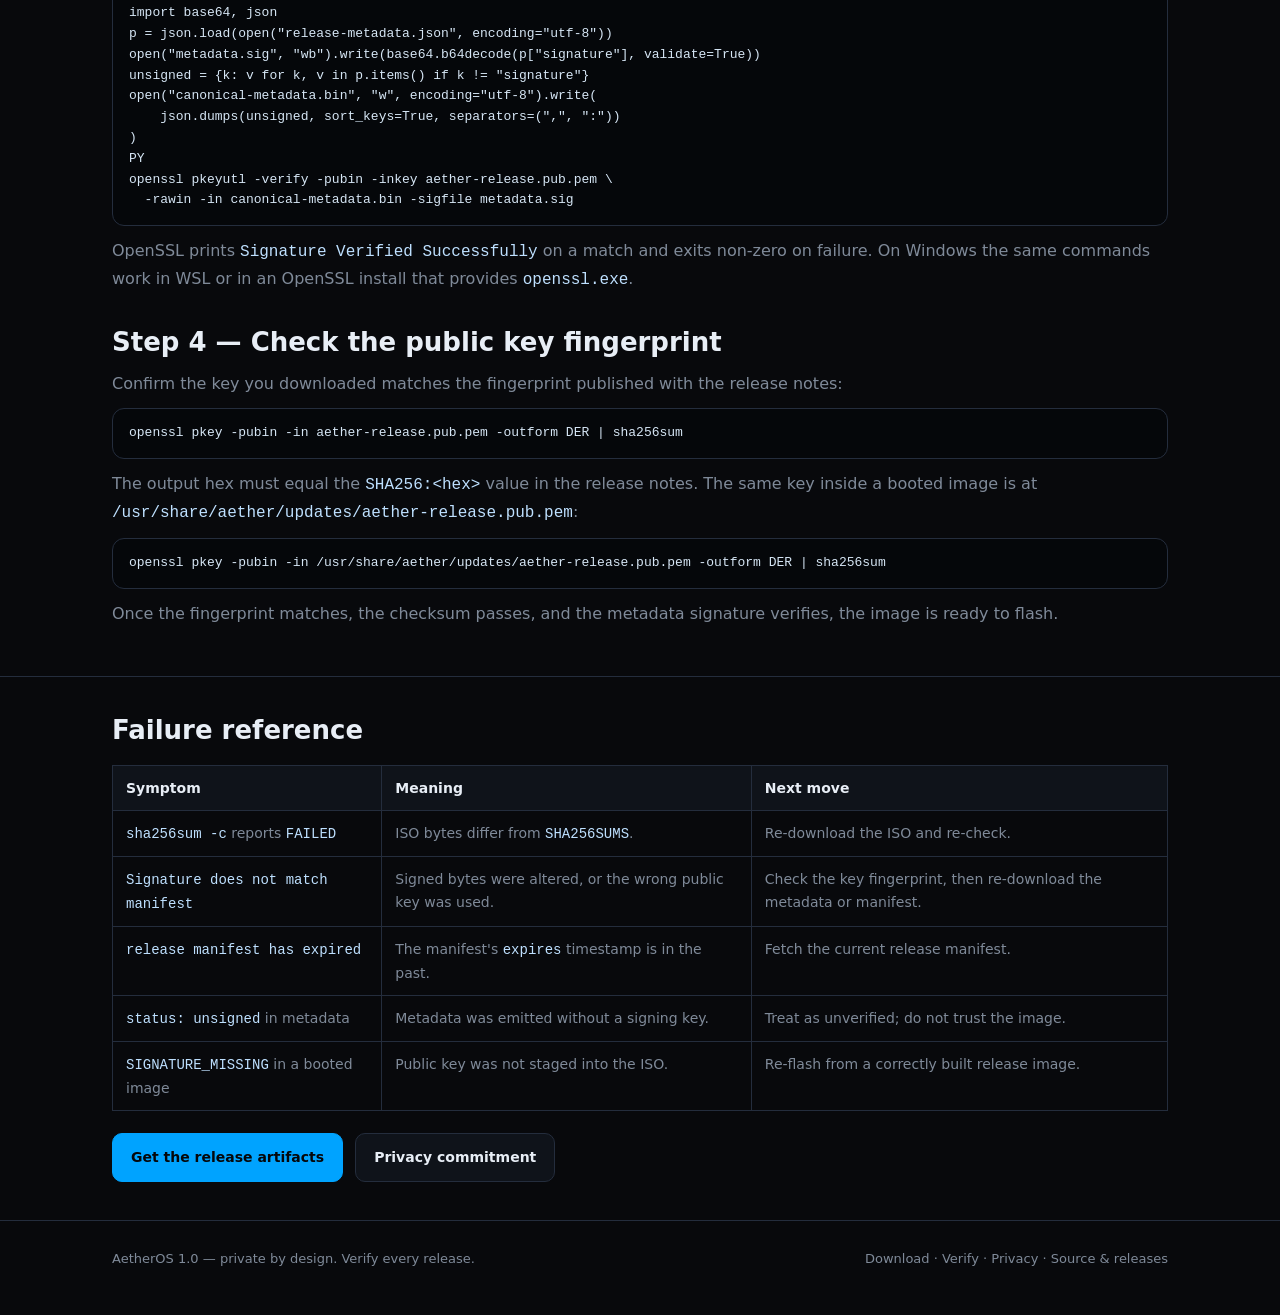
<file: website/verify.html>
<!doctype html>
<html lang="en">
<head>
<meta charset="utf-8">
<meta name="viewport" content="width=device-width, initial-scale=1">
<meta name="color-scheme" content="dark">
<meta name="description" content="Verify an AetherOS download: SHA-256 checks on Linux and Windows, Ed25519 signature verification with the repo tooling or OpenSSL, and the trust chain.">
<title>Verify an AetherOS release</title>
<link rel="icon" href="assets/aether.ico" sizes="any">
<link rel="stylesheet" href="assets/style.css">
<script src="site.js" defer></script>
</head>
<body>
<a class="skip" href="#main">Skip to content</a>

<header class="topbar">
  <div class="topbar-in">
    <a class="brand" href="index.html"><img src="assets/aether-logo.svg" alt="" width="30" height="30"> AetherOS</a>
    <nav class="nav" aria-label="Primary">
      <a href="index.html">Home</a>
      <a href="download.html">Download</a>
      <a href="verify.html" aria-current="page">Verify</a>
      <a href="privacy.html">Privacy</a>
      <a href="https://github.com/diamantmuqici-dotcom/AetherOS/releases/latest">Releases</a>
    </nav>
  </div>
</header>

<main id="main">
  <section class="hero">
    <div class="wrap hero-in">
      <img class="logo" src="assets/aether-logo.svg" alt="AetherOS mark" width="112" height="112">
      <div>
        <p class="kicker">Verification &middot; AetherOS 1.0 &middot; amd64</p>
        <h1>Verify before you boot.</h1>
        <p class="lede">Download the ISO plus its checksum and signature files from <a href="download.html">the download page</a>. Then work through the four steps below. A checksum proves the bytes; the signature proves the release.</p>
      </div>
    </div>
  </section>

  <section class="section">
    <div class="wrap">
      <h2>The trust chain</h2>
      <ol class="steps">
        <li>
          <h3>The signing key is generated offline</h3>
          <p>An Ed25519 keypair is created on an offline or secured host. The private key is mode <code>0600</code>, stored in a CI secret or hardware-backed keystore, and never enters the repository, a workflow file, or an ISO. Only the public key ships.</p>
        </li>
        <li>
          <h3>The public key is staged inside the image</h3>
          <p>The public PEM is written to <code>/usr/share/aether/updates/aether-release.pub.pem</code> at build time. Its fingerprint &mdash; SHA-256 of the SPKI DER bytes, printed as <code>SHA256:&lt;hex&gt;</code> by the key generator &mdash; is published with the release notes. Check the key in your image against that fingerprint before trusting any signature it verifies.</p>
        </li>
        <li>
          <h3>Release metadata is signed</h3>
          <p><code>release-metadata.json</code> binds the ISO filename, byte size, SHA-256 digest, version, and timestamp. Its Ed25519 signature is embedded as base64 in the <code>signature</code> field and covers the canonical JSON of every other field. The <code>status: signed</code> marker is inside the signed bytes, so it cannot be flipped without breaking the signature.</p>
        </li>
        <li>
          <h3>Checksums bind the ISO bytes</h3>
          <p><code>SHA256SUMS</code> carries the digest line for the ISO. Verifying it confirms that the image you downloaded is the exact image the signed metadata describes. The <code>aether-release/1</code> update manifest is signed the same way and the updater refuses to apply anything whose signature is not <code>VALID</code>.</p>
        </li>
      </ol>

      <div class="callout verify">
        <p><strong>Private keys never ship.</strong> If a download asks you to install a private key, stop. AetherOS distributes public keys and signatures only.</p>
      </div>
    </div>
  </section>

  <section class="section">
    <div class="wrap">
      <h2>Step 1 &mdash; Collect the artifacts</h2>
      <p>From <a href="download.html">the download page</a>, save these beside the ISO in one directory:</p>
      <ul>
        <li><code>aetheros-live-1.0_amd64.iso</code></li>
        <li><code>SHA256SUMS</code></li>
        <li><code>release-metadata.json</code></li>
        <li><code>aether-release.pub.pem</code></li>
        <li><code>release-manifest.json</code> and <code>release-manifest.json.sig</code> when that manifest is published</li>
      </ul>
      <p>Replace <code>1.0</code> with the version of the release you actually downloaded.</p>

      <h2 style="margin-top:34px">Step 2 &mdash; Check the SHA-256 digest</h2>

      <h3>Linux</h3>
      <pre><code>cd ~/Downloads
sha256sum -c SHA256SUMS</code></pre>
      <p>Expected result for a good image:</p>
      <pre><code>aetheros-live-1.0_amd64.iso: OK</code></pre>
      <p>Any <code>FAILED</code> line means the ISO bytes do not match the published checksum. Re-download the image before going further.</p>

      <h3>Windows (PowerShell)</h3>
      <pre><code>Get-Content .\SHA256SUMS
Get-FileHash .\aetheros-live-1.0_amd64.iso -Algorithm SHA256 | Format-List</code></pre>
      <p>Compare the <code>Hash</code> value with the digest in <code>SHA256SUMS</code>. To have PowerShell make the comparison:</p>
      <pre><code>$want = (Get-Content .\SHA256SUMS -Raw) -split '\s+' | Select-Object -First 1
$got  = (Get-FileHash .\aetheros-live-1.0_amd64.iso -Algorithm SHA256).Hash.ToLower()
if ($got -eq $want.ToLower()) { 'ISO checksum OK' } else { throw 'checksum mismatch' }</code></pre>

      <div class="copy-row">
        <label class="chip" for="digest">Digest from SHA256SUMS</label>
        <input id="digest" type="text" spellcheck="false" autocomplete="off" value="&lt;paste the 64-hex digest from SHA256SUMS&gt;">
        <button class="btn copy" type="button" data-copy-target="#digest">Copy digest</button>
      </div>
      <p>The copy button reads that field locally. It makes no network request.</p>

      <h2 style="margin-top:34px">Step 3 &mdash; Verify the Ed25519 signature</h2>

      <h3>Option A &mdash; repository tooling (preferred)</h3>
      <p>Run from the repository root with Python and <code>cryptography</code> installed. This uses the same canonical bytes and verification functions as the build.</p>
      <pre><code>python3 - &lt;&lt;'PY'
import json, pathlib
from scripts.signing.make_release_metadata import verify_metadata

meta = json.loads(pathlib.Path("release-metadata.json").read_text(encoding="utf-8"))
key  = pathlib.Path("aether-release.pub.pem")
print("METADATA OK" if verify_metadata(meta, key) else "METADATA FAILED")
PY</code></pre>
      <p>For a published <code>aether-release/1</code> update manifest:</p>
      <pre><code>python3 - &lt;&lt;'PY'
import pathlib
from core.update.signature import verify_release

manifest = pathlib.Path("release-manifest.json").read_bytes()
payload  = verify_release(manifest, "release-manifest.json.sig", "aether-release.pub.pem")
print("MANIFEST OK", payload["schema"], payload["channel"])
PY</code></pre>
      <p>A bad signature, wrong schema, or expired manifest raises <code>SignatureError</code> and returns no payload.</p>

      <h3>Option B &mdash; OpenSSL pkeyutl</h3>
      <p>Use this when you want a standalone check without the Python package. Ed25519 needs <code>-rawin</code>; OpenSSL 1.1.1 or newer is required.</p>
      <p>For the update manifest, the signature covers the canonical JSON of the whole file:</p>
      <pre><code>python3 - &lt;&lt;'PY' &gt; canonical-manifest.bin
import json
p = json.load(open("release-manifest.json", encoding="utf-8"))
print(json.dumps(p, sort_keys=True, separators=(",", ":")), end="")
PY
openssl pkeyutl -verify -pubin -inkey aether-release.pub.pem \
  -rawin -in canonical-manifest.bin -sigfile release-manifest.json.sig</code></pre>
      <p>For <code>release-metadata.json</code>, the base64 signature lives in the <code>signature</code> field and the signed bytes exclude that field:</p>
      <pre><code>python3 - &lt;&lt;'PY'
import base64, json
p = json.load(open("release-metadata.json", encoding="utf-8"))
open("metadata.sig", "wb").write(base64.b64decode(p["signature"], validate=True))
unsigned = {k: v for k, v in p.items() if k != "signature"}
open("canonical-metadata.bin", "w", encoding="utf-8").write(
    json.dumps(unsigned, sort_keys=True, separators=(",", ":"))
)
PY
openssl pkeyutl -verify -pubin -inkey aether-release.pub.pem \
  -rawin -in canonical-metadata.bin -sigfile metadata.sig</code></pre>
      <p>OpenSSL prints <code>Signature Verified Successfully</code> on a match and exits non-zero on failure. On Windows the same commands work in WSL or in an OpenSSL install that provides <code>openssl.exe</code>.</p>

      <h2 style="margin-top:34px">Step 4 &mdash; Check the public key fingerprint</h2>
      <p>Confirm the key you downloaded matches the fingerprint published with the release notes:</p>
      <pre><code>openssl pkey -pubin -in aether-release.pub.pem -outform DER | sha256sum</code></pre>
      <p>The output hex must equal the <code>SHA256:&lt;hex&gt;</code> value in the release notes. The same key inside a booted image is at <code>/usr/share/aether/updates/aether-release.pub.pem</code>:</p>
      <pre><code>openssl pkey -pubin -in /usr/share/aether/updates/aether-release.pub.pem -outform DER | sha256sum</code></pre>
      <p>Once the fingerprint matches, the checksum passes, and the metadata signature verifies, the image is ready to flash.</p>
    </div>
  </section>

  <section class="section">
    <div class="wrap">
      <h2>Failure reference</h2>
      <div class="table-wrap">
        <table>
          <thead><tr><th>Symptom</th><th>Meaning</th><th>Next move</th></tr></thead>
          <tbody>
            <tr><td><code>sha256sum -c</code> reports <code>FAILED</code></td><td>ISO bytes differ from <code>SHA256SUMS</code>.</td><td>Re-download the ISO and re-check.</td></tr>
            <tr><td><code>Signature does not match manifest</code></td><td>Signed bytes were altered, or the wrong public key was used.</td><td>Check the key fingerprint, then re-download the metadata or manifest.</td></tr>
            <tr><td><code>release manifest has expired</code></td><td>The manifest's <code>expires</code> timestamp is in the past.</td><td>Fetch the current release manifest.</td></tr>
            <tr><td><code>status: unsigned</code> in metadata</td><td>Metadata was emitted without a signing key.</td><td>Treat as unverified; do not trust the image.</td></tr>
            <tr><td><code>SIGNATURE_MISSING</code> in a booted image</td><td>Public key was not staged into the ISO.</td><td>Re-flash from a correctly built release image.</td></tr>
          </tbody>
        </table>
      </div>
      <div class="cta">
        <a class="btn primary" href="download.html">Get the release artifacts</a>
        <a class="btn" href="privacy.html">Privacy commitment</a>
      </div>
    </div>
  </section>
</main>

<footer>
  <div class="wrap">
    <span>AetherOS 1.0 &mdash; private by design. Verify every release.</span>
    <span><a href="download.html">Download</a> &middot; <a href="verify.html">Verify</a> &middot; <a href="privacy.html">Privacy</a> &middot; <a href="https://github.com/diamantmuqici-dotcom/AetherOS/releases/latest">Source &amp; releases</a></span>
  </div>
</footer>
</body>
</html>
</file>
<file: website/assets/style.css>
/* AetherOS site — self-contained. No web fonts, CDNs, or remote assets. */
:root {
  --base: #08090C;
  --panel: #0F131A;
  --accent: #00A3FF;
  --indigo: #2B56FF;
  --dim: #7F8A99;
  --line: #242D3D;
  --text: #E8EEF6;
  --mono: ui-monospace, SFMono-Regular, Menlo, Consolas, "Liberation Mono", monospace;
  --sans: system-ui, -apple-system, "Segoe UI", Roboto, Helvetica, Arial, sans-serif;
}

* { box-sizing: border-box; }
html { scroll-behavior: smooth; }
body {
  margin: 0;
  background: var(--base);
  color: var(--text);
  font-family: var(--sans);
  line-height: 1.6;
  -webkit-font-smoothing: antialiased;
}
@media (prefers-reduced-motion: reduce) { html { scroll-behavior: auto; } }

a { color: var(--accent); text-decoration: none; }
a:hover { text-decoration: underline; }
:focus-visible { outline: 2px solid var(--accent); outline-offset: 3px; }
img { max-width: 100%; display: block; }
code, pre, kbd { font-family: var(--mono); }
.wrap { max-width: 1100px; margin: 0 auto; padding: 0 22px; }
.skip {
  position: absolute; left: -9999px; top: 0; z-index: 20;
  background: var(--accent); color: #05070A; padding: 8px 14px;
}
.skip:focus { left: 8px; top: 8px; }

/* Top bar */
.topbar {
  border-bottom: 1px solid var(--line);
  background: rgba(8, 9, 12, .96);
  position: sticky; top: 0; z-index: 10;
}
.topbar-in {
  max-width: 1100px; margin: 0 auto; padding: 12px 22px;
  display: flex; align-items: center; gap: 18px; flex-wrap: wrap;
}
.brand { display: flex; align-items: center; gap: 10px; color: var(--text); font-weight: 700; letter-spacing: .02em; }
.brand:hover { text-decoration: none; }
.brand img { width: 30px; height: 30px; }
.nav { margin-left: auto; display: flex; gap: 18px; flex-wrap: wrap; font-size: 14px; }
.nav a { color: var(--dim); }
.nav a:hover, .nav a[aria-current="page"] { color: var(--accent); text-decoration: none; }

/* Hero */
.hero { position: relative; overflow: hidden; border-bottom: 1px solid var(--line); padding: 60px 0 46px; }
.hero::before {
  content: ""; position: absolute; inset: 0; pointer-events: none;
  background:
    radial-gradient(560px 280px at 84% 12%, rgba(0, 163, 255, .20), transparent 62%),
    radial-gradient(520px 300px at 6% 92%, rgba(43, 86, 255, .18), transparent 62%),
    linear-gradient(180deg, #08090C, #0F131A);
}
.hero-in { position: relative; display: grid; grid-template-columns: 112px 1fr; gap: 26px; align-items: center; }
.hero .logo { width: 112px; height: 112px; }
.kicker { font-size: 12px; letter-spacing: .18em; text-transform: uppercase; color: var(--dim); }
h1 { font-size: clamp(34px, 6vw, 52px); line-height: 1.05; margin: 8px 0 12px; letter-spacing: -.02em; }
h2 { font-size: 26px; line-height: 1.2; margin: 0 0 12px; }
h3 { font-size: 16px; margin: 0 0 8px; }
p { color: var(--dim); margin: 0 0 12px; }
.lede { font-size: 18px; max-width: 68ch; color: #C6D2E0; }
.chips { display: flex; gap: 10px; flex-wrap: wrap; margin-top: 18px; }
.chip { border: 1px solid var(--line); border-radius: 999px; padding: 6px 12px; font-size: 13px; color: var(--dim); background: rgba(15, 19, 26, .8); }
.cta { display: flex; gap: 12px; flex-wrap: wrap; margin-top: 22px; }
.btn {
  display: inline-flex; align-items: center; justify-content: center;
  border: 1px solid var(--line); border-radius: 10px; padding: 12px 18px;
  background: var(--panel); color: var(--text); font-weight: 700; font-size: 14px;
}
.btn:hover { text-decoration: none; border-color: var(--accent); }
.btn.primary { background: var(--accent); border-color: var(--accent); color: #05070A; }
.btn.primary:hover { background: #33b4ff; }
.preview {
  margin-top: 34px; border: 1px solid var(--line); border-radius: 14px;
  overflow: hidden; background: var(--panel); position: relative;
}
.preview img { width: 100%; height: auto; }

/* Sections and cards */
.section { padding: 38px 0; border-bottom: 1px solid var(--line); }
.section > p { max-width: 82ch; }
.grid { display: grid; grid-template-columns: repeat(3, 1fr); gap: 14px; margin: 22px 0 4px; }
.card {
  background: linear-gradient(180deg, rgba(15, 19, 26, .96), rgba(15, 19, 26, .86));
  border: 1px solid var(--line); border-radius: 14px; padding: 18px;
}
.card h3 { color: var(--text); }
.card p { font-size: 14px; margin: 0; }
.card .tag { display: inline-block; font: 12px var(--mono); color: var(--accent); margin-bottom: 8px; }

/* Callouts */
.callout { border: 1px solid var(--line); border-left: 4px solid var(--accent); border-radius: 10px; padding: 14px 18px; background: var(--panel); margin: 18px 0; }
.callout.info { border-left-color: var(--accent); }
.callout.verify { border-left-color: var(--indigo); background: linear-gradient(90deg, rgba(43, 86, 255, .14), rgba(15, 19, 26, .9)); }
.callout p:last-child { margin-bottom: 0; }
.callout strong { color: var(--text); }

/* Tables */
.table-wrap { overflow-x: auto; margin: 18px 0; }
table { width: 100%; border-collapse: collapse; font-size: 14px; min-width: 620px; }
th, td { border: 1px solid var(--line); padding: 11px 13px; text-align: left; vertical-align: top; }
th { background: var(--panel); color: var(--text); font-weight: 700; }
td { color: var(--dim); }
td b { color: var(--text); }
.conditional { font: 12px var(--mono); color: var(--dim); }

/* Code and steps */
pre {
  background: #05070A; border: 1px solid var(--line); border-radius: 12px;
  padding: 14px 16px; overflow-x: auto; color: #D6E6F5; font-size: 13px; margin: 12px 0;
}
code { color: #BEE0FF; }
pre code { color: #D6E6F5; }
.steps { counter-reset: step; list-style: none; padding: 0; margin: 18px 0; }
.steps > li { position: relative; padding: 0 0 22px 46px; border-left: 1px solid var(--line); margin-left: 15px; }
.steps > li:last-child { border-left-color: transparent; padding-bottom: 0; }
.steps > li::before {
  counter-increment: step; content: counter(step);
  position: absolute; left: -15px; top: 0;
  width: 30px; height: 30px; display: grid; place-items: center;
  border-radius: 50%; background: var(--panel); border: 1px solid var(--accent);
  color: var(--accent); font: 13px var(--mono);
}
.steps > li > h3 { padding-top: 3px; }
.copy-row { display: flex; gap: 10px; flex-wrap: wrap; align-items: center; margin: 12px 0; }
.copy-row input[type="text"] {
  flex: 1 1 340px; min-width: 0; background: #05070A; color: #D6E6F5;
  border: 1px solid var(--line); border-radius: 10px; padding: 11px 13px; font: 13px var(--mono);
}
.btn.copy { font-size: 13px; padding: 11px 15px; }

/* Footer */
footer { padding: 28px 0 46px; color: var(--dim); font-size: 13px; }
footer .wrap { display: flex; gap: 12px; flex-wrap: wrap; justify-content: space-between; }
footer a { color: var(--dim); }
footer a:hover { color: var(--accent); }

@media (max-width: 860px) {
  .hero-in { grid-template-columns: 1fr; }
  .hero .logo { width: 84px; height: 84px; }
  .grid { grid-template-columns: 1fr; }
  .nav { margin-left: 0; }
}
</file>
